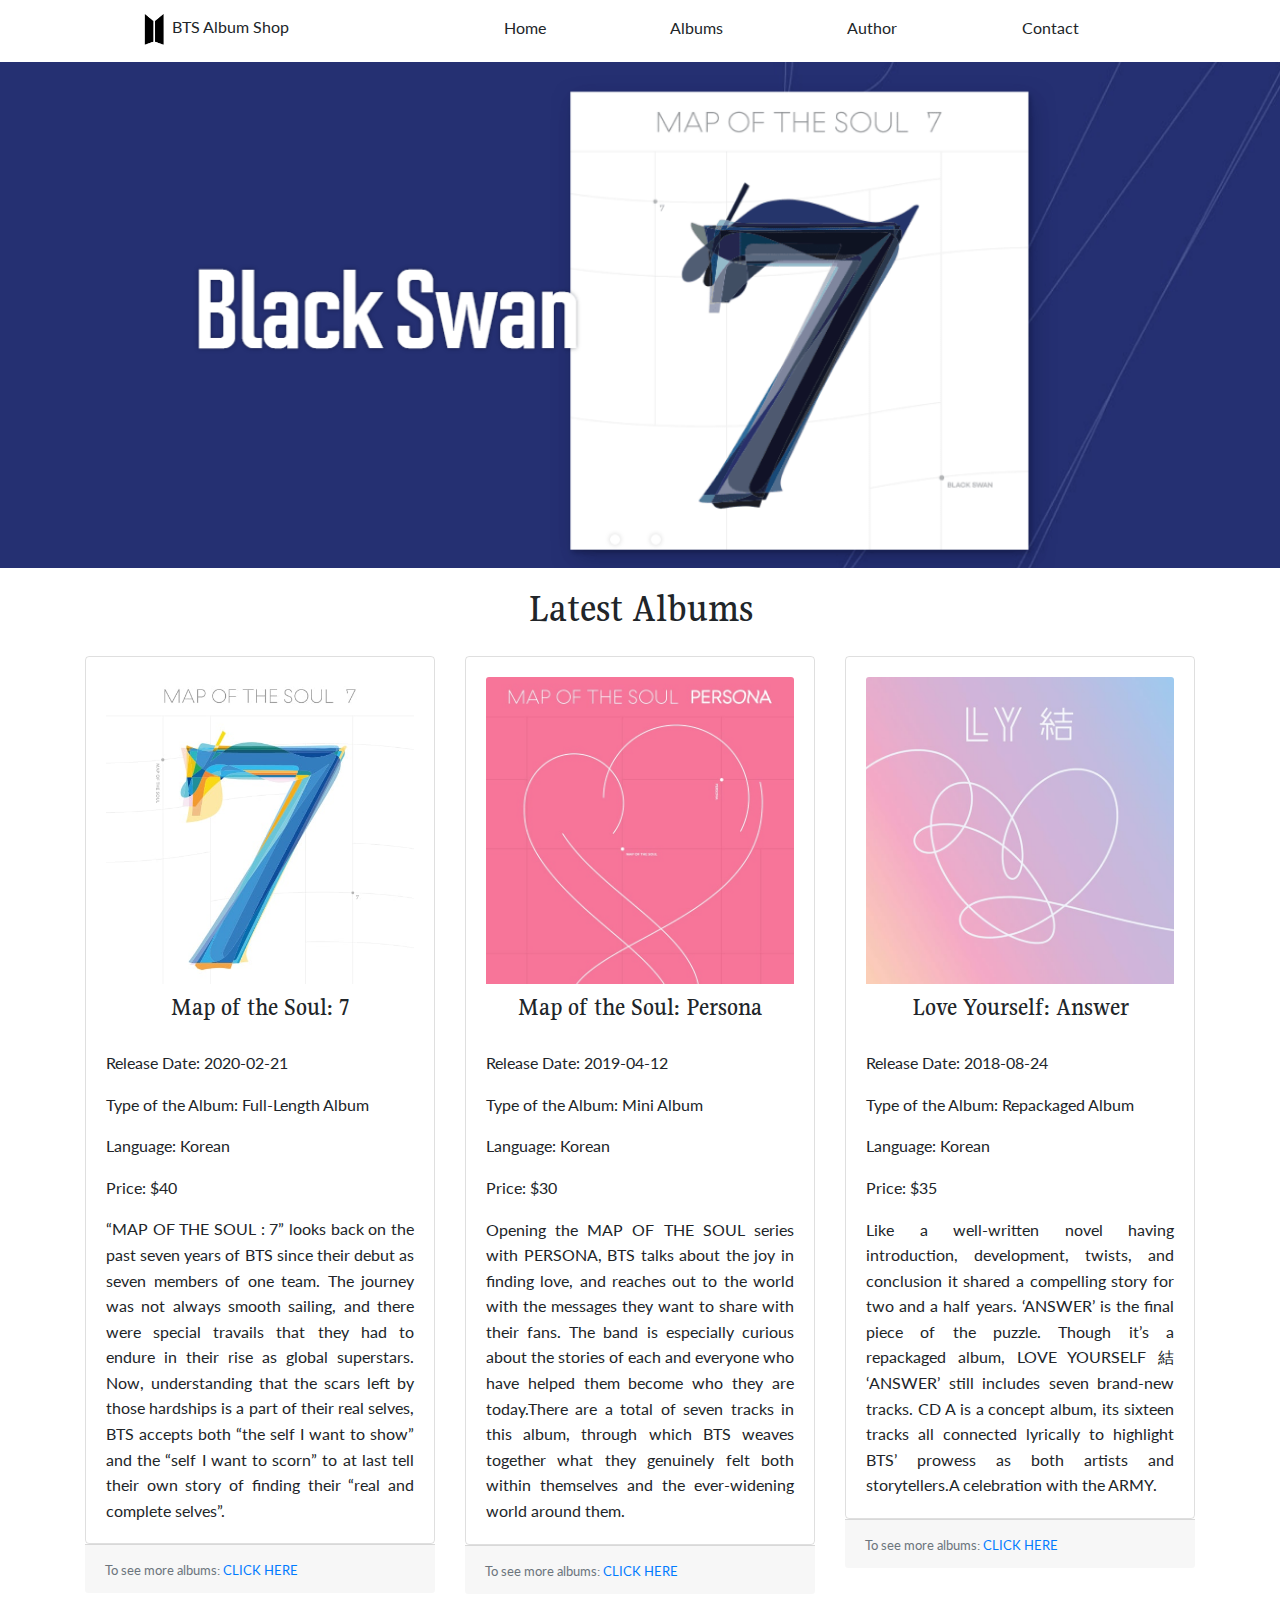
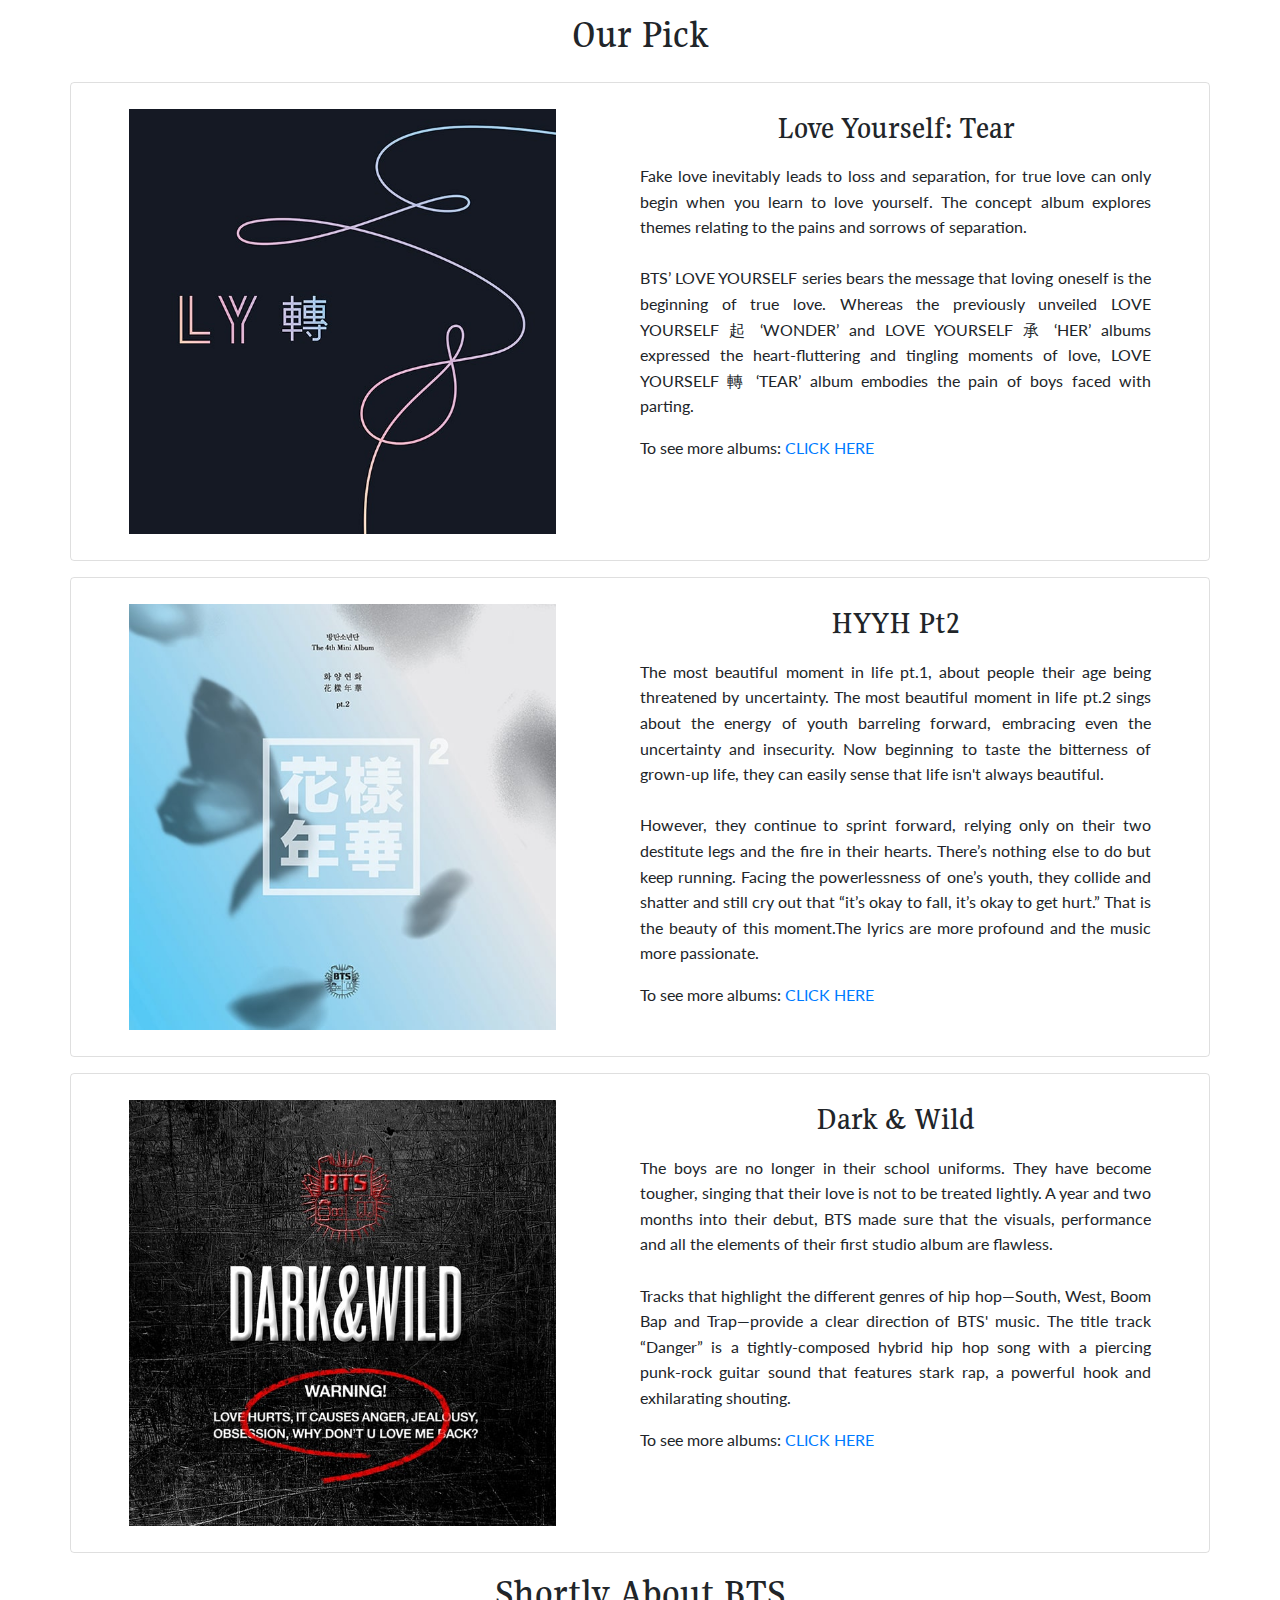
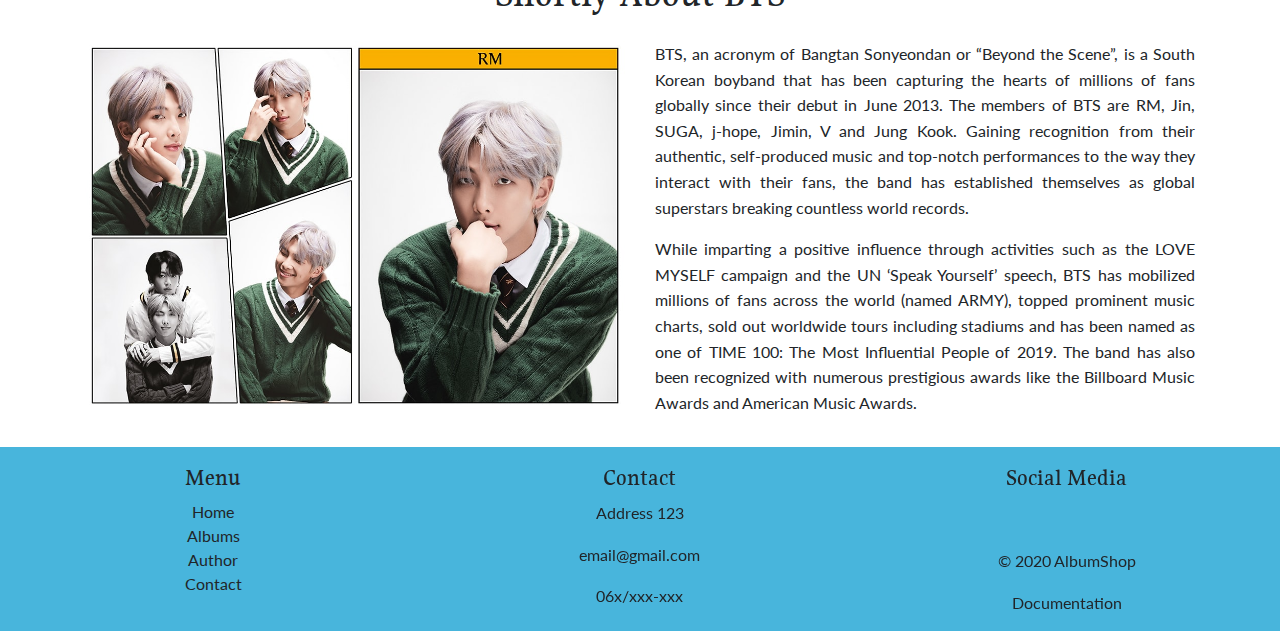
<file: index.html>
<!DOCTYPE html>
<html lang="en">
<head>
    <title>BTS Album Shop</title>
    <meta charset="UTF-8">
    <meta name="viewport" content="width=device-width, initial-scale=1.0">
    <meta name="keywords" content="BTS, Album, Shop, Music"/>
    <meta name="description" content="BTS, an acronym of Bangtan Sonyeondan or Beyond the Scene, is a South Korean boyband that has been capturing the hearts of millions of fans globally since their debut in June 2013. The members of BTS are RM, Jin, SUGA, j-hope, Jimin, V and Jung Kook. We are a shop that sells their albums. SShop with us."/>
    <meta name="author" content="Tijana Nestinac"/>
    <link rel="shortcut icon" href="assets/img/logo.ico"/>
    <link rel="stylesheet" href="https://use.fontawesome.com/releases/v5.8.1/css/all.css" integrity="sha384-50oBUHEmvpQ+1lW4y57PTFmhCaXp0ML5d60M1M7uH2+nqUivzIebhndOJK28anvf" crossorigin="anonymous"/>
    <link rel="stylesheet" type="text/css" href="assets/css/bootstrap.min.css"/>
    <link rel="stylesheet" type="text/css" href="assets/css/style.min.css"/>
</head>
<body>
    <div class="container-fluid">
        <div class="row pt-2">
            <div class="col-lg-4 pt-1" id="logo">
                <p><a href="index.html" class="text-body text-decoration-none"><img src="assets/img/logo.png" alt="Logo" class="img-fluid" id="LogoSlika"/>BTS Album Shop </a></p>
            </div>
            <div class="col-lg-8 pt-2">
                <nav>
                    <ul id="nav"></ul>
                </nav>
            </div>
        </div>
    </div>
    <div class="pocetna">
        <div id="slider">
            <img src="assets/img/mots7cover1.png" alt="Cover1" class="aktivna img-fluid"/>
            <img src="assets/img/mots7cover2.png" alt="Cover2" class="img-fluid"/>
        </div>
    </div>
    <div class="container-fluid">
        <div class="container">
            <div class="row">
                <div class="col-lg-12 header pt-3 ">
                    <h1 class="text-center">Latest Albums</h1>
                 </div>
            </div>
            <div class="row text-justify pt-3" id="latest">
                
            </div>
        </div>
    </div>
    <div class="container-fluid">
        <div class="container">
            <div class="row">
                <div class="col-lg-12 header pt-3">
                    <h1 class="text-center">Our Pick</h1>
                </div>
            </div>
            <div class="row" id="ourPick"></div>
        </div>
    </div>
    <div class="container-fluid pb-3">
        <div class="container">
            <div class="row">
                <div class="col-lg-12 header pt-3">
                    <h1 class="text-center">Shortly About BTS</h1>
                </div>
            </div>
            <div class="row pt-3">
                <div class="col-lg-6" id="photoSlider">
                    <img src="assets/img/bts.jpg" alt="BTS group photo" class="aktivna img-fluid"/>
                    <img src="assets/img/rm.jpg" alt="RM" class="img-fluid"/>
                    <img src="assets/img/jin.jpg" alt="Jin" class="img-fluid"/>
                    <img src="assets/img/suga.jpg" alt="Suga" class="img-fluid"/>
                    <img src="assets/img/jhope.jpg" alt="j-hope" class="img-fluid"/>
                    <img src="assets/img/jimin.jpg" alt="Jimin" class="img-fluid"/>
                    <img src="assets/img/v.jpg" alt="V" class="img-fluid"/>
                    <img src="assets/img/jk.jpg" alt="Jungkook" class="img-fluid"/>
                </div>
                <div class="col-lg-6 text-justify" id="aboutBTS">
                    <p>BTS, an acronym of Bangtan Sonyeondan or “Beyond the Scene”, is a South Korean boyband that has been capturing the hearts of millions of fans globally since their debut in June 2013. The members of BTS are RM, Jin, SUGA, j-hope, Jimin, V and Jung Kook. Gaining recognition from their authentic, self-produced music and top-notch performances to the way they interact with their fans, the band has established themselves as global superstars breaking countless world records. </p>
                    <p id="drugiPasus">While imparting a positive influence through activities such as the LOVE MYSELF campaign and the UN ‘Speak Yourself’ speech, BTS has mobilized millions of fans across the world (named ARMY), topped prominent music charts, sold out worldwide tours including stadiums and has been named as one of TIME 100: The Most Influential People of 2019. The band has also been recognized with numerous prestigious awards like the Billboard Music Awards and American Music Awards.</p>
                </div>
            </div>
        </div>
    </div>
    <div class="scrollToTop"><i class="fas fa-chevron-circle-up"></i></div>
    <footer class="page-footer">
        <div class="container-fluid text-center">
            <div class="row pt-3">
                <div class="col-lg-4">
                    <nav>
                        <h4>Menu</h4>
                        <ul id="menuInFooter"></ul>
                    </nav>
                </div>
                <div class="col-lg-4">
                    <h4>Contact</h4>
                    <p><i class="fas fa-map-marker-alt"></i> Address 123</p>
                    <p><i class="far fa-envelope-open"></i> email&#64;gmail.com</p>
                    <p><i class="fas fa-phone"></i> 06x/xxx-xxx</p>
                </div>
                <div class="col-lg-4">
                    <h4>Social Media</h4>
                    <ul id="social" class="pt-2">
                        <li><a href="https://www.facebook.com/bangtan.official/" class="text-body p-3" target="_blank"><i class='fab fa-facebook-f'></i></a></li>
                        <li><a href="https://twitter.com/bts_bighit" class="text-body p-3" target="_blank"><i class='fab fa-twitter'></i></a></li>
                        <li><a href="https://www.instagram.com/bts.bighitofficial" class="text-body p-3" target="_blank"><i class='fab fa-instagram'></i></a></li>
                        <li><a href="sitemap.xml" target="_blank" class="text-body p-3"><i class="fas fa-sitemap"></i></a></li>
                    </ul>
                    <p>&copy; 2020 AlbumShop</p>
                    <p><a href="dokumentacija.pdf" class="text-decoration-none text-body">Documentation</a></p>
                </div>
            </div>
        </div>
    </footer>
    <script src="assets/js/jquery-3.4.1.min.js"  type="text/javascript"></script>
    <script src="assets/js/main.min.js" type="text/javascript"></script>
</body>
</html>
</file>
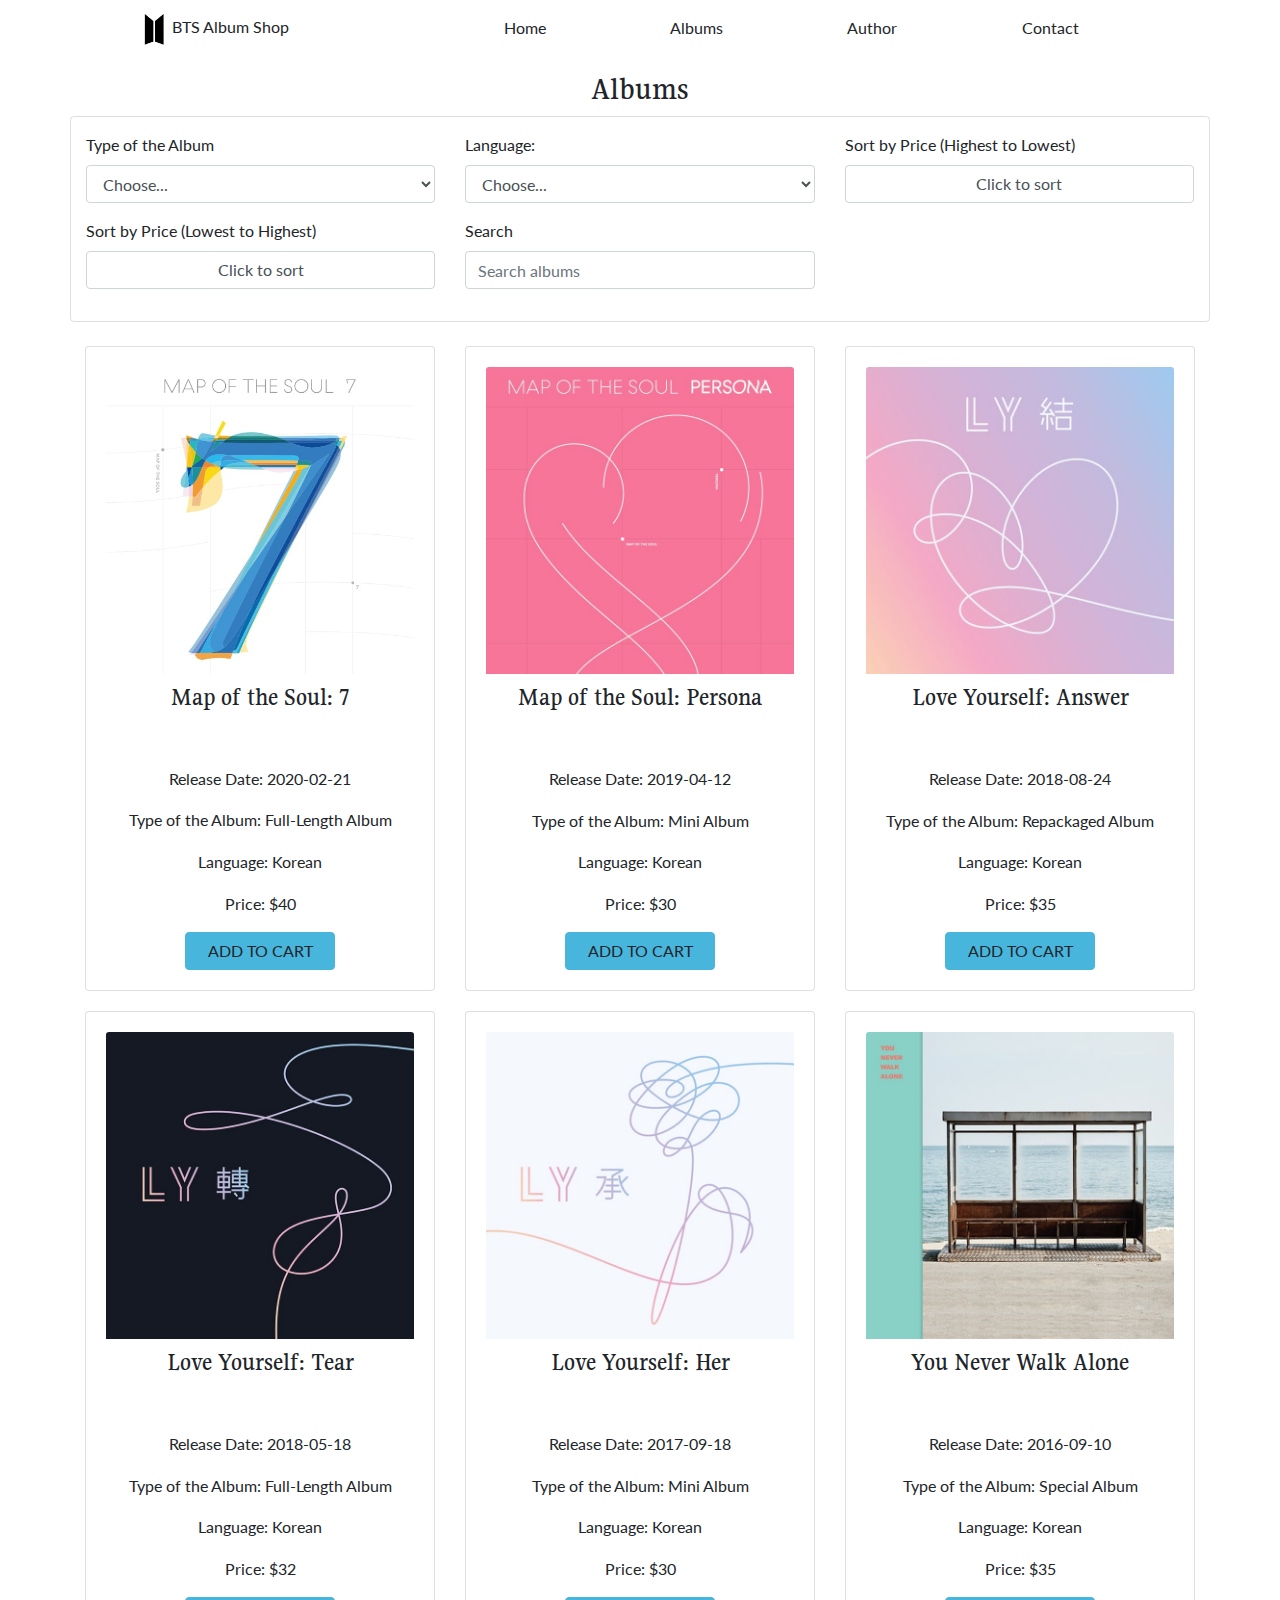
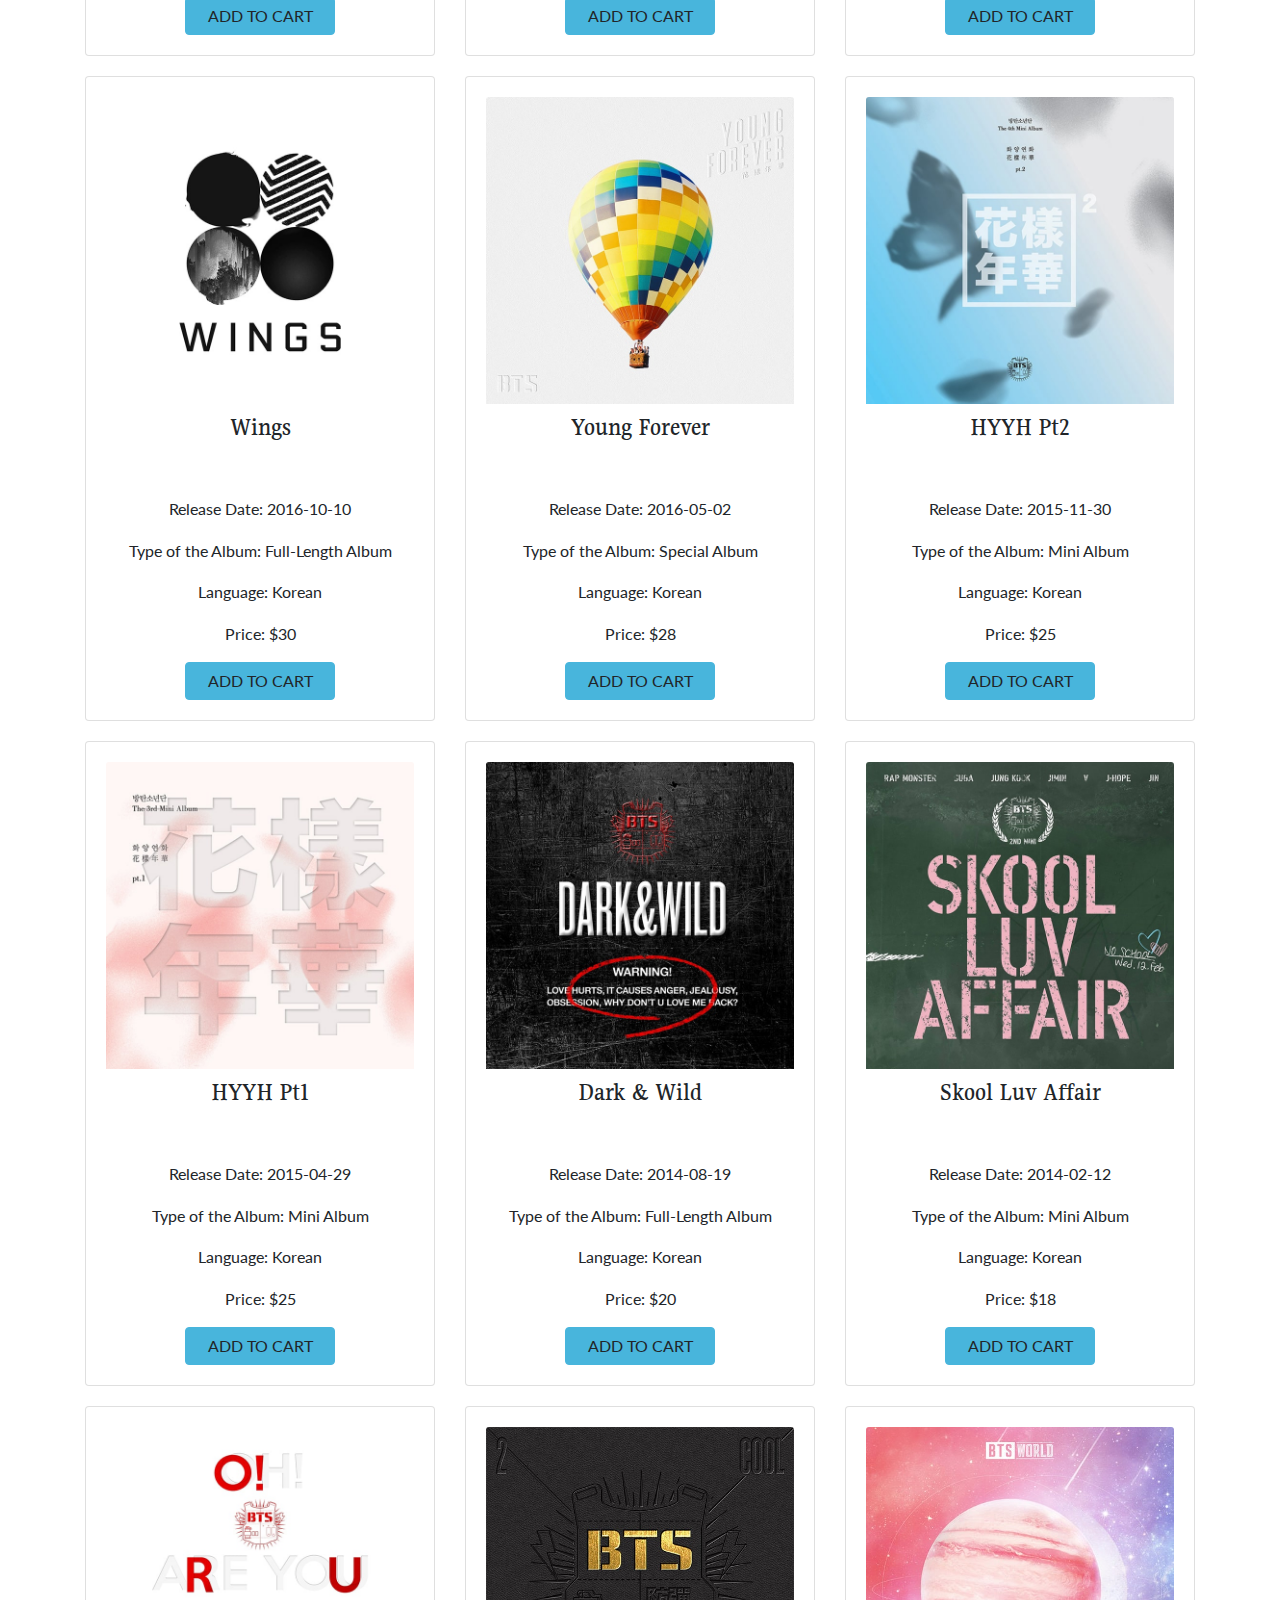
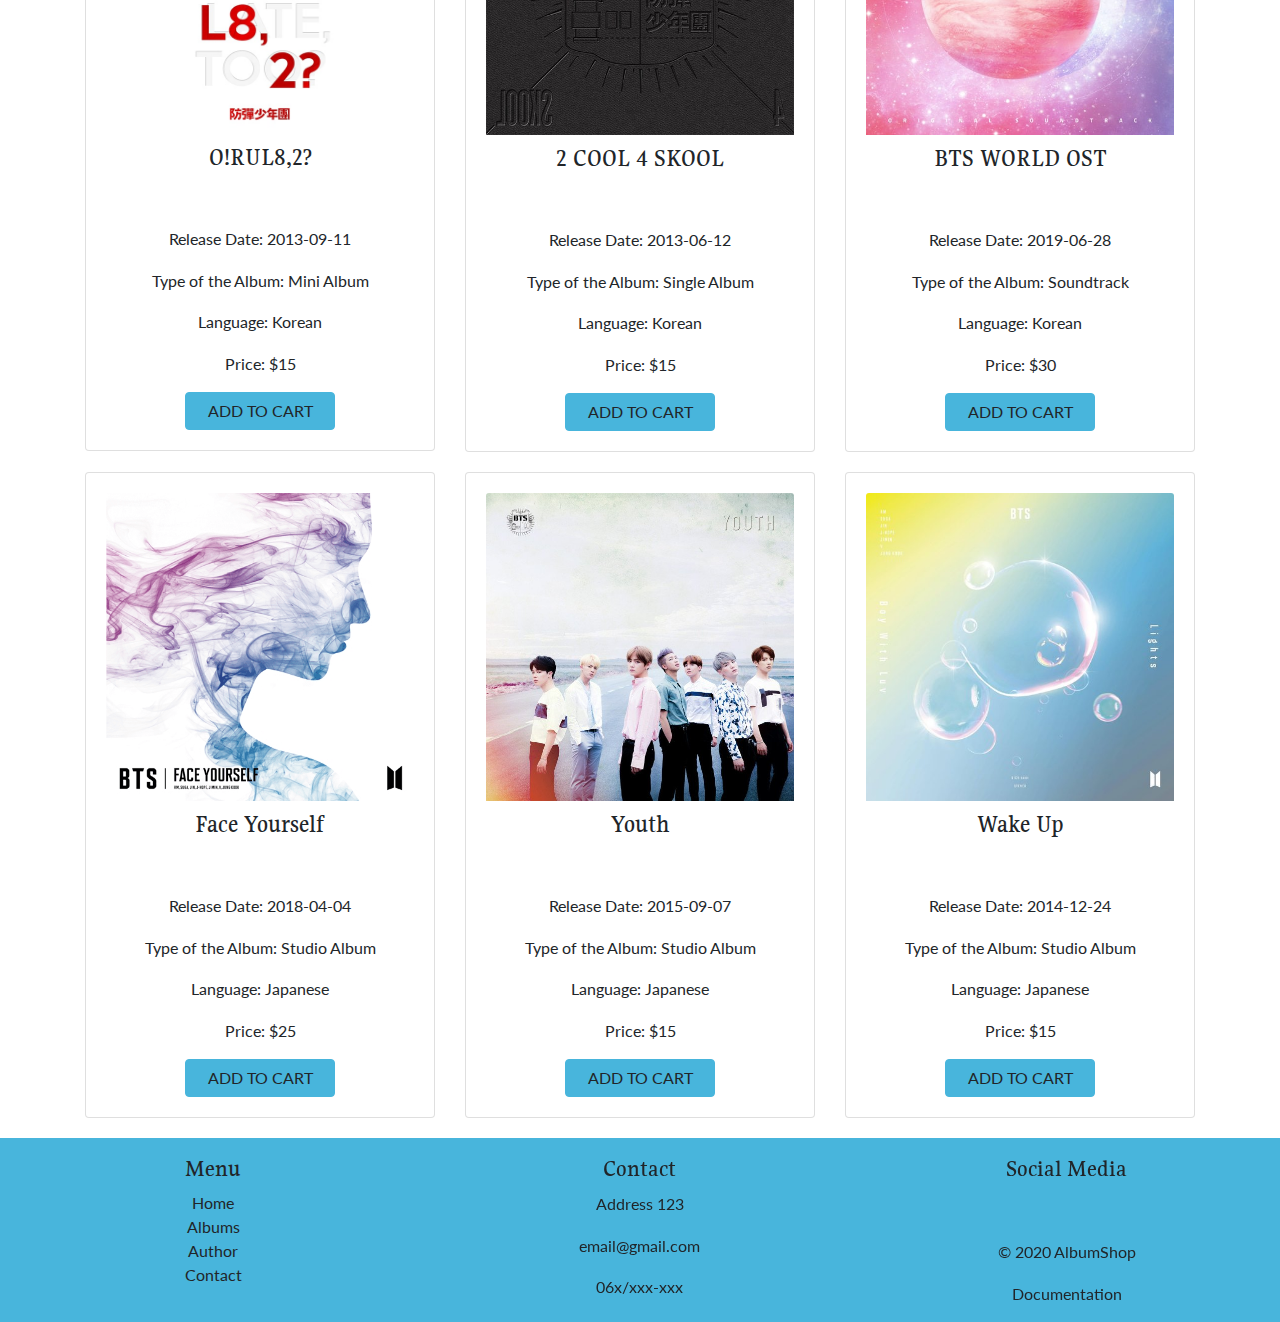
<file: albums.html>
<!DOCTYPE html>
<html lang="en">
<head>
    <title>BTS Album Shop</title>
    <meta charset="UTF-8">
    <meta name="viewport" content="width=device-width, initial-scale=1.0">
    <meta name="keywords" content="BTS, Album, Shop, Music"/>
    <meta name="description" content="BTS, an acronym of Bangtan Sonyeondan or Beyond the Scene, is a South Korean boyband that has been capturing the hearts of millions of fans globally since their debut in June 2013. The members of BTS are RM, Jin, SUGA, j-hope, Jimin, V and Jung Kook. We are a shop that sells their albums. SShop with us."/>
    <meta name="author" content="Tijana Nestinac"/>
    <link rel="shortcut icon" href="assets/img/logo.ico"/>
    <link rel="stylesheet" href="https://use.fontawesome.com/releases/v5.8.1/css/all.css" integrity="sha384-50oBUHEmvpQ+1lW4y57PTFmhCaXp0ML5d60M1M7uH2+nqUivzIebhndOJK28anvf" crossorigin="anonymous"/>
    <link rel="stylesheet" type="text/css" href="assets/css/bootstrap.min.css"/>
    <link rel="stylesheet" type="text/css" href="assets/css/style.min.css"/>
</head>
<body>
    <div class="container-fluid" id="header">
        <div class="row pt-2">
            <div class="col-lg-4 pt-1" id="logo">
                <p><a href="index.html" class="text-body text-decoration-none"><img src="assets/img/logo.png" alt="Logo" class="img-fluid" id="LogoSlika"/>BTS Album Shop </a></p>
            </div>
            <div class="col-lg-8 pt-2">
                <nav>
                    <ul id="nav"></ul>
                </nav>
            </div>
        </div>
    </div>
    <div class="container-fluid pb-4">
        <div class="container">
            <div class="row">
                <div class="col-lg-12 pt-2 text-center">
                    <h2>Albums</h2>
                </div>
            </div> 
            <div class="row pt-3 pb-3" id="filteri">
                        <div class="form-group col-lg-4 col-md-6 col-12">
                            <label for="ddListType">Type of the Album</label>
                            <select id="ddListType" class="form-control">
                              <option value="0">Choose...</option>
                            </select>
                        </div>
                        <div class="form-group col-lg-4 col-md-6 col-12">
                            <label for="ddListLang">Language:</label>
                            <select id="ddListLang" class="form-control">
                              <option value="0">Choose...</option>
                            </select>
                        </div>
                        <div class="form-group col-lg-4 col-md-6 col-12">
                            <label for="sortDesc">Sort by Price (Highest to Lowest)</label>
                            <input type="button" id="sortDesc" value="Click to sort" class="form-control"/> 
                        </div>
                        <div class="form-group col-lg-4 col-md-6 col-12">
                            <label for="sortAsc">Sort by Price (Lowest to Highest)</label>
                            <input type="button" id="sortAsc" value="Click to sort" class="form-control"/> 
                        </div>
                        <div class="form-group col-lg-4 col-md-6 col-12">
                            <label for="pretraga">Search</label>
                            <input type="text" placeholder="Search albums" class="form-control" id="pretraga"/>
                        </div>
            </div>
        </div>
    </div>
    <div class="container-fluid">
        <div class="container">
            <div class="row text-justify" id="allAlbums"></div>
        </div>
    </div>
    <div class="scrollToTop"><i class="fas fa-chevron-circle-up"></i></div>
    <footer class="page-footer">
        <div class="container-fluid text-center">
            <div class="row pt-3">
                <div class="col-lg-4">
                    <nav>
                        <h4>Menu</h4>
                        <ul id="menuInFooter"></ul>
                    </nav>
                </div>
                <div class="col-lg-4">
                    <h4>Contact</h4>
                    <p><i class="fas fa-map-marker-alt"></i> Address 123</p>
                    <p><i class="far fa-envelope-open"></i> email&#64;gmail.com</p>
                    <p><i class="fas fa-phone"></i> 06x/xxx-xxx</p>
                </div>
                <div class="col-lg-4">
                    <h4>Social Media</h4>
                    <ul id="social" class="pt-2">
                        <li><a href="https://www.facebook.com/bangtan.official/" class="text-body p-3" target="_blank"><i class='fab fa-facebook-f'></i></a></li>
                        <li><a href="https://twitter.com/bts_bighit" class="text-body p-3" target="_blank"><i class='fab fa-twitter'></i></a></li>
                        <li><a href="https://www.instagram.com/bts.bighitofficial" class="text-body p-3" target="_blank"><i class='fab fa-instagram'></i></a></li>
                        <li><a href="sitemap.xml" target="_blank" class="text-body p-3"><i class="fas fa-sitemap"></i></a></li>
                    </ul>
                    <p>&copy; 2020 AlbumShop</p>
                    <p><a href="dokumentacija.pdf" class="text-decoration-none text-body">Documentation</a></p>
                </div>
            </div>
        </div>
    </footer>
    <script src="assets/js/jquery-3.4.1.min.js"  type="text/javascript"></script>
    <script src="assets/js/main.min.js" type="text/javascript"></script>
</body>
</html>
</file>
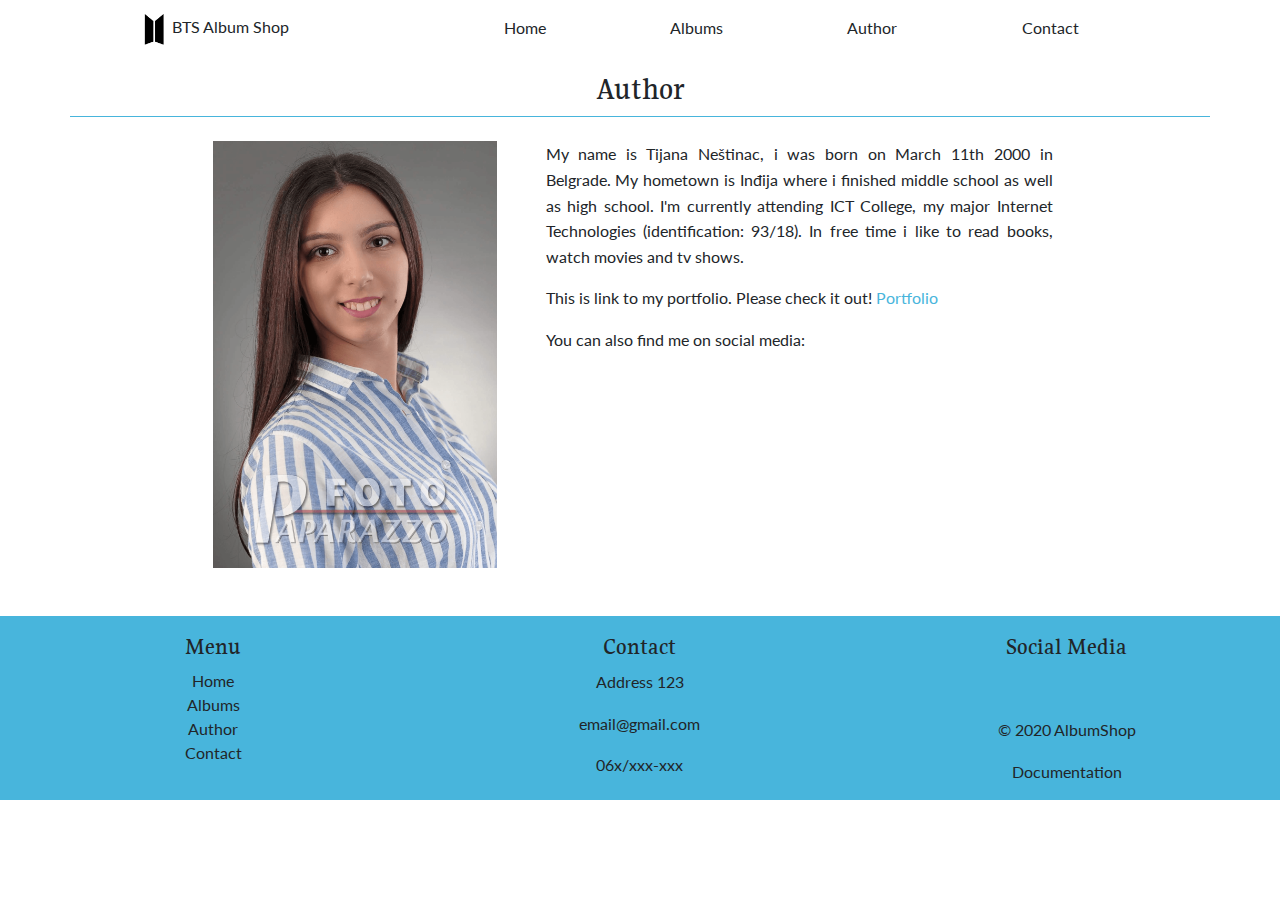
<file: author.html>
<!DOCTYPE html>
<html lang="en">
<head>
    <title>BTS Album Shop</title>
    <meta charset="UTF-8">
    <meta name="viewport" content="width=device-width, initial-scale=1.0">
    <meta name="keywords" content="BTS, Album, Shop, Music"/>
    <meta name="description" content="BTS, an acronym of Bangtan Sonyeondan or Beyond the Scene, is a South Korean boyband that has been capturing the hearts of millions of fans globally since their debut in June 2013. The members of BTS are RM, Jin, SUGA, j-hope, Jimin, V and Jung Kook. We are a shop that sells their albums. SShop with us."/>
    <meta name="author" content="Tijana Nestinac"/>
    <link rel="shortcut icon" href="assets/img/logo.ico"/>
    <link rel="stylesheet" href="https://use.fontawesome.com/releases/v5.8.1/css/all.css" integrity="sha384-50oBUHEmvpQ+1lW4y57PTFmhCaXp0ML5d60M1M7uH2+nqUivzIebhndOJK28anvf" crossorigin="anonymous"/>
    <link rel="stylesheet" type="text/css" href="assets/css/bootstrap.min.css"/>
    <link rel="stylesheet" type="text/css" href="assets/css/style.min.css"/>
</head>
<body>
    <div class="container-fluid" id="header">
        <div class="row pt-2">
            <div class="col-lg-4 pt-1" id="logo">
                <p><a href="index.html" class="text-body text-decoration-none"><img src="assets/img/logo.png" alt="Logo" class="img-fluid" id="LogoSlika"/>BTS Album Shop </a></p>
            </div>
            <div class="col-lg-8 pt-2">
                <nav>
                    <ul id="nav"></ul>
                </nav>
            </div>
        </div>
    </div>
    <div class="container-fluid">
        <div class="container">
            <div class="row pt-2" id="autor">
                <div class="col-12">
                    <h2 class="text-center">Author</h2>
                </div>
            </div>
            <div class="row pt-4" id="blokAutor">
                <div class="col-lg-3 col-12 pl-5 pb-5" id="autorSlika">
                    <img src="assets/img/autor.png" alt="Author" class="img-fluid"/>
                </div>
                <div class="col-lg-6 col-12 pl-5">
                    <p class="text-justify">My name is Tijana Neštinac, i was born on March 11th 2000 in Belgrade. My hometown is Inđija where i finished middle school as well as high school. I'm currently attending ICT College, my major Internet Technologies (identification: 93/18). In free time i like to read books, watch movies and tv shows. 
                    </p>
                    <p>This is link to my portfolio. Please check it out! <a href="https://tijananestinac.github.io/portfolio/" target="_blank">Portfolio</a></p>
                    <p>You can also find me on social media: <a href="https://www.facebook.com/tijana.nestinac" class="blue-text" target="_blank"><i class="fab fa-facebook-f"></i></a>
                    <a href="https://www.instagram.com/tijana.nestinac/?hl=sr" class="pink-text" target="_blank"><i class="fab fa-instagram"></i></a>
                    </p>
                </div>
            </div>
        </div>
    </div>
    <div class="scrollToTop"><i class="fas fa-chevron-circle-up"></i></div>
    <footer class="page-footer">
        <div class="container-fluid text-center">
            <div class="row pt-3">
                <div class="col-lg-4">
                    <nav>
                        <h4>Menu</h4>
                        <ul id="menuInFooter"></ul>
                    </nav>
                </div>
                <div class="col-lg-4">
                    <h4>Contact</h4>
                    <p><i class="fas fa-map-marker-alt"></i> Address 123</p>
                    <p><i class="far fa-envelope-open"></i> email&#64;gmail.com</p>
                    <p><i class="fas fa-phone"></i> 06x/xxx-xxx</p>
                </div>
                <div class="col-lg-4">
                    <h4>Social Media</h4>
                    <ul id="social" class="pt-2">
                        <li><a href="https://www.facebook.com/bangtan.official/" class="text-body p-3" target="_blank"><i class='fab fa-facebook-f'></i></a></li>
                        <li><a href="https://twitter.com/bts_bighit" class="text-body p-3" target="_blank"><i class='fab fa-twitter'></i></a></li>
                        <li><a href="https://www.instagram.com/bts.bighitofficial" class="text-body p-3" target="_blank"><i class='fab fa-instagram'></i></a></li>
                        <li><a href="sitemap.xml" target="_blank" class="text-body p-3"><i class="fas fa-sitemap"></i></a></li>
                    </ul>
                    <p>&copy; 2020 AlbumShop</p>
                    <p><a href="dokumentacija.pdf" class="text-decoration-none text-body">Documentation</a></p>
                </div>
            </div>
        </div>
    </footer>
    <script src="assets/js/jquery-3.4.1.min.js"  type="text/javascript"></script>
    <script src="assets/js/main.min.js" type="text/javascript"></script>
</body>
</html>
</file>
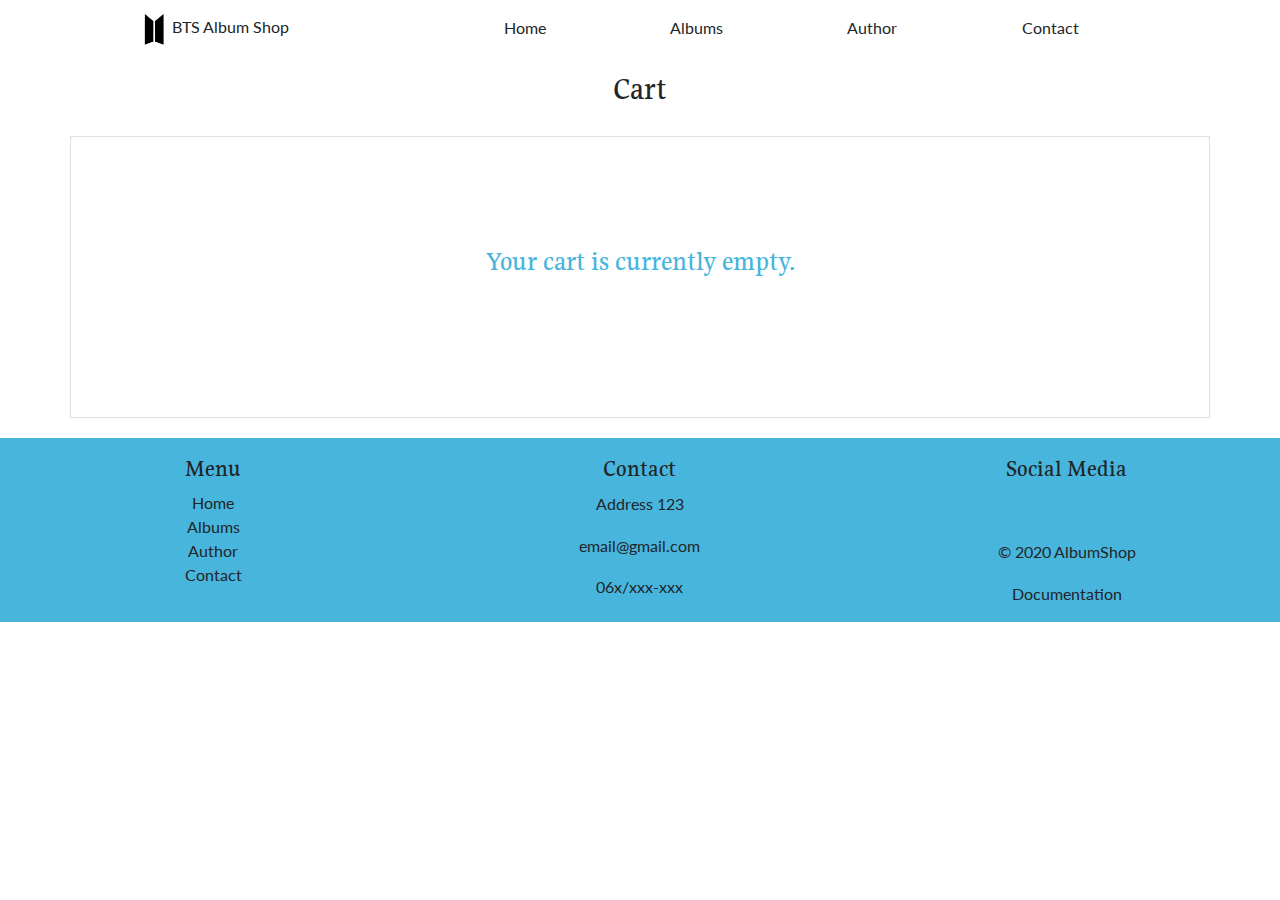
<file: cart.html>
<!DOCTYPE html>
<html lang="en">
<head>
    <title>BTS Album Shop</title>
    <meta charset="UTF-8">
    <meta name="viewport" content="width=device-width, initial-scale=1.0">
    <meta name="keywords" content="BTS, Album, Shop, Music"/>
    <meta name="description" content="BTS, an acronym of Bangtan Sonyeondan or Beyond the Scene, is a South Korean boyband that has been capturing the hearts of millions of fans globally since their debut in June 2013. The members of BTS are RM, Jin, SUGA, j-hope, Jimin, V and Jung Kook. We are a shop that sells their albums. SShop with us."/>
    <meta name="author" content="Tijana Nestinac"/>
    <link rel="shortcut icon" href="assets/img/logo.ico"/>
    <link rel="stylesheet" href="https://use.fontawesome.com/releases/v5.8.1/css/all.css" integrity="sha384-50oBUHEmvpQ+1lW4y57PTFmhCaXp0ML5d60M1M7uH2+nqUivzIebhndOJK28anvf" crossorigin="anonymous"/>
    <link rel="stylesheet" type="text/css" href="assets/css/bootstrap.min.css"/>
    <link rel="stylesheet" type="text/css" href="assets/css/style.min.css"/>
</head>
<body>
    <div class="container-fluid" id="header">
        <div class="row pt-2">
            <div class="col-lg-4 pt-1" id="logo">
                <p><a href="index.html" class="text-body text-decoration-none"><img src="assets/img/logo.png" alt="Logo" class="img-fluid" id="LogoSlika"/>BTS Album Shop </a></p>
            </div>
            <div class="col-lg-8 pt-2">
                <nav>
                    <ul id="nav"></ul>
                </nav>
            </div>
        </div>
    </div>
    <div class="container-fluid">
        <div class="container">
            <div class="row">
                <div class="col-lg-12 pt-2 text-center">
                    <h2>Cart</h2>
                </div>
            </div> 
        </div>
    </div>
    <div class="container-fluid">
        <div class="container">
            <div class="row" id="cart">
                
            </div>
        </div>
    </div>
    <div class="scrollToTop"><i class="fas fa-chevron-circle-up"></i></div>
    <footer class="page-footer">
        <div class="container-fluid text-center">
            <div class="row pt-3">
                <div class="col-lg-4">
                    <nav>
                        <h4>Menu</h4>
                        <ul id="menuInFooter"></ul>
                    </nav>
                </div>
                <div class="col-lg-4">
                    <h4>Contact</h4>
                    <p><i class="fas fa-map-marker-alt"></i> Address 123</p>
                    <p><i class="far fa-envelope-open"></i> email&#64;gmail.com</p>
                    <p><i class="fas fa-phone"></i> 06x/xxx-xxx</p>
                </div>
                <div class="col-lg-4">
                    <h4>Social Media</h4>
                    <ul id="social" class="pt-2">
                        <li><a href="https://www.facebook.com/bangtan.official/" class="text-body p-3" target="_blank"><i class='fab fa-facebook-f'></i></a></li>
                        <li><a href="https://twitter.com/bts_bighit" class="text-body p-3" target="_blank"><i class='fab fa-twitter'></i></a></li>
                        <li><a href="https://www.instagram.com/bts.bighitofficial" class="text-body p-3" target="_blank"><i class='fab fa-instagram'></i></a></li>
                        <li><a href="sitemap.xml" target="_blank" class="text-body p-3"><i class="fas fa-sitemap"></i></a></li>
                    </ul>
                    <p>&copy; 2020 AlbumShop</p>
                    <p><a href="dokumentacija.pdf" class="text-decoration-none text-body">Documentation</a></p>
                </div>
            </div>
        </div>
    </footer>
    <script src="assets/js/jquery-3.4.1.min.js"  type="text/javascript"></script>
    <script src="assets/js/main.min.js" type="text/javascript"></script>
</body>
</html>
</file>
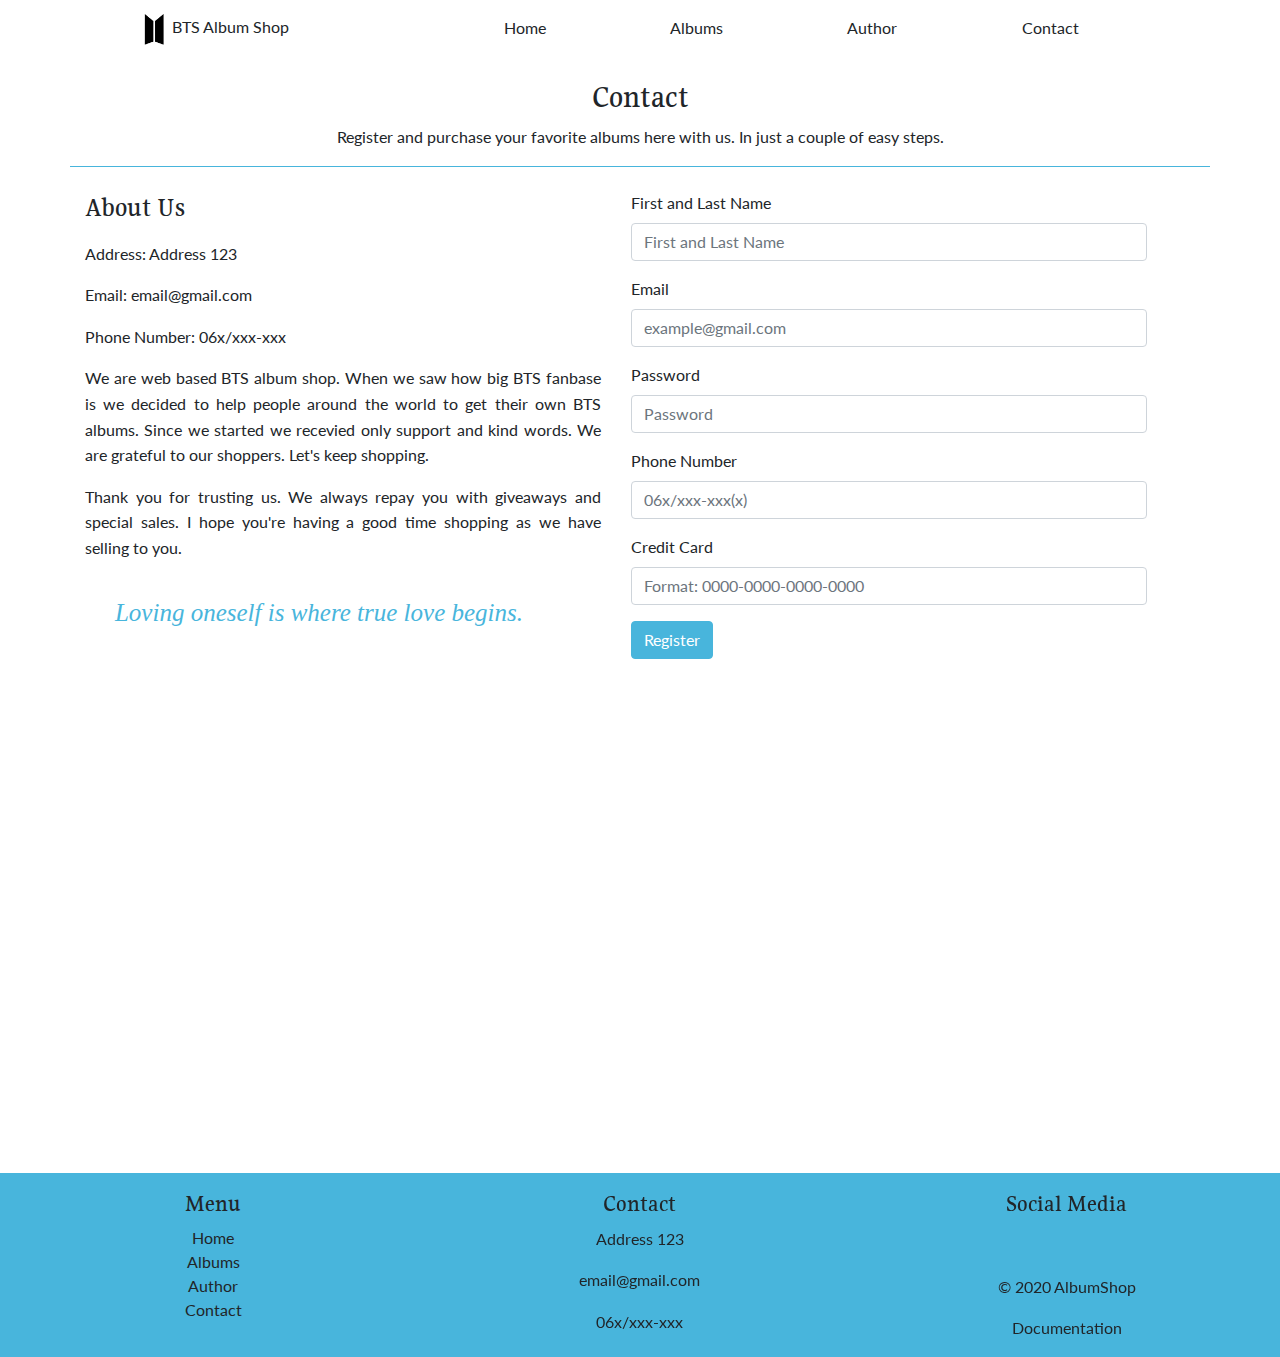
<file: contact.html>
<!DOCTYPE html>
<html lang="en">
<head>
    <title>BTS Album Shop</title>
    <meta charset="UTF-8">
    <meta name="viewport" content="width=device-width, initial-scale=1.0">
    <meta name="keywords" content="BTS, Album, Shop, Music"/>
    <meta name="description" content="BTS, an acronym of Bangtan Sonyeondan or Beyond the Scene, is a South Korean boyband that has been capturing the hearts of millions of fans globally since their debut in June 2013. The members of BTS are RM, Jin, SUGA, j-hope, Jimin, V and Jung Kook. We are a shop that sells their albums. SShop with us."/>
    <meta name="author" content="Tijana Nestinac"/>
    <link rel="shortcut icon" href="assets/img/logo.ico"/>
    <link rel="stylesheet" href="https://use.fontawesome.com/releases/v5.8.1/css/all.css" integrity="sha384-50oBUHEmvpQ+1lW4y57PTFmhCaXp0ML5d60M1M7uH2+nqUivzIebhndOJK28anvf" crossorigin="anonymous"/>
    <link rel="stylesheet" type="text/css" href="assets/css/bootstrap.min.css"/>
    <link rel="stylesheet" type="text/css" href="assets/css/style.min.css"/>
</head>
<body>
    <div class="container-fluid" id="header">
      <div class="row pt-2">
        <div class="col-lg-4 pt-1" id="logo">
            <p><a href="index.html" class="text-body text-decoration-none"><img src="assets/img/logo.png" alt="Logo" class="img-fluid" id="LogoSlika"/>BTS Album Shop </a></p>
        </div>
        <div class="col-lg-8 pt-2">
            <nav>
                <ul id="nav"></ul>
            </nav>
        </div>
    </div>
    </div>
    <div class="container-fluid pb-5 pt-2">
        <div class="container">
            <div class="row" id="contact">
                <div class="col-lg-12 pt-2 text-center">
                    <h2>Contact</h2>
                    <p>Register and purchase your favorite albums here with us. In just a couple of easy steps.</p>
                </div>
            </div>
            <div class="row pt-4 pb-3 pr-5">
                <div class="col-lg-6 col-md-12">
                    <h3 class="pb-2">About Us</h3>
                    <p><i class="fas fa-map-marker-alt boja"></i> Address: Address 123</p>
                    <p><i class="far fa-envelope-open boja"></i> Email: email&#64;gmail.com</p>
                    <p><i class="fas fa-phone boja"></i> Phone Number: 06x/xxx-xxx</p>
                    <p class="text-justify">We are web based BTS album shop. When we saw how big BTS fanbase is we decided to help people around the world to get their own BTS albums. Since we started we recevied only support and kind words. We are grateful to our shoppers. Let's keep shopping.</p>
                    <p class="text-justify">Thank you for trusting us. We always repay you with giveaways and special sales. I hope you're having a good time shopping as we have selling to you.</p>
                    <p class="text-center pt-3 pr-5" id="quote">Loving oneself is where true love begins.</p>
                </div>
                <div class="col-lg-6 col-md-12">
                    <form>
                          <div class="form-group">
                            <label for="name">First and Last Name</label>
                            <input type="text" class="form-control" id="name" placeholder="First and Last Name"/>
                            <p class="text-danger" id="name-error"></p>
                          </div>
                          <div class="form-group">
                            <label for="email">Email</label>
                            <input type="email" class="form-control" id="email" placeholder="example@gmail.com">
                            <p class="text-danger" id="email-error"></p>
                          </div>
                          <div class="form-group">
                            <label for="password">Password</label>
                            <input type="password" class="form-control" id="password" placeholder="Password">
                            <p class="text-danger" id="password-error"></p>
                          </div>
                        <div class="form-group">
                          <label for="phone">Phone Number</label>
                          <input type="text" class="form-control" id="phone" placeholder="06x/xxx-xxx(x)">
                          <p class="text-danger" id="phone-error"></p>
                        </div>
                        <div class="form-group">
                          <label for="card">Credit Card</label>
                          <input type="text" class="form-control" id="card" placeholder="Format: 0000-0000-0000-0000">
                          <p class="text-danger" id="card-error"></p>
                        </div>
                        <input type="button" class="btn btn-primary" id="button" value="Register"/>
                    </form>
                </div>
            </div>
        </div>
    </div>
    <div class="container-fluid">
      <div class="row">
        <div class="col-lg-12"></div>
            <iframe src="https://www.google.com/maps/embed?pb=!1m18!1m12!1m3!1d4744.437119768323!2d20.49782669450269!3d44.78195624642305!2m3!1f0!2f0!3f0!3m2!1i1024!2i768!4f13.1!3m3!1m2!1s0x475a709c84740bb3%3A0x3f4f010a48c26e3f!2z0JHRg9C70LXQstCw0YAg0LrRgNCw0ZnQsCDQkNC70LXQutGB0LDQvdC00YDQsCwg0JHQtdC-0LPRgNCw0LQ!5e0!3m2!1ssr!2srs!4v1581883067141!5m2!1ssr!2srs" width="100%" height="450px" frameborder="0" style="border:0;" allowfullscreen=""></iframe>
        </div>
    </div>
    <div class="scrollToTop"><i class="fas fa-chevron-circle-up"></i></div>
    <footer class="page-footer">
      <div class="container-fluid text-center">
          <div class="row pt-3">
              <div class="col-lg-4">
                  <nav>
                      <h4>Menu</h4>
                      <ul id="menuInFooter"></ul>
                  </nav>
              </div>
              <div class="col-lg-4">
                  <h4>Contact</h4>
                  <p><i class="fas fa-map-marker-alt"></i> Address 123</p>
                  <p><i class="far fa-envelope-open"></i> email&#64;gmail.com</p>
                  <p><i class="fas fa-phone"></i> 06x/xxx-xxx</p>
              </div>
              <div class="col-lg-4">
                  <h4>Social Media</h4>
                  <ul id="social" class="pt-2">
                      <li><a href="https://www.facebook.com/bangtan.official/" class="text-body p-3" target="_blank"><i class='fab fa-facebook-f'></i></a></li>
                      <li><a href="https://twitter.com/bts_bighit" class="text-body p-3" target="_blank"><i class='fab fa-twitter'></i></a></li>
                      <li><a href="https://www.instagram.com/bts.bighitofficial" class="text-body p-3" target="_blank"><i class='fab fa-instagram'></i></a></li>
                      <li><a href="sitemap.xml" target="_blank" class="text-body p-3"><i class="fas fa-sitemap"></i></a></li>
                  </ul>
                  <p>&copy; 2020 AlbumShop</p>
                  <p><a href="dokumentacija.pdf" class="text-decoration-none text-body">Documentation</a></p>
              </div>
          </div>
      </div>
    </footer>
    <script src="assets/js/jquery-3.4.1.min.js"  type="text/javascript"></script>
    <script src="assets/js/main.min.js" type="text/javascript"></script>
</body>
</html>
</file>
<file: assets/css/style.min.css>
@import url(https://fonts.googleapis.com/css?family=Gupter:700|Lato&display=swap);*{margin:0;padding:0;box-sizing:border-box}body{font-family:'Lato',sans-serif}h1,h2,h3,h4,h5{font-family:'Gupter',serif}p{line-height:1.6}#logo{display:flex;justify-content:center}#logo img{width:35px}#nav{display:flex;justify-content:space-around;flex-direction:row}#nav li,#menuInFooter li{list-style-type:none}footer{background-color:#48B5DC}#social{display:flex;justify-content:center;flex-direction:row}#social li{list-style-type:none}#pocetna{width:100%}#slider{width:100%;position:relative}#slider img{width:100%}#photoSlider img,#slider img{display:none}#photoSlider .aktivna,#slider .aktivna{display:block}#latest h2{font-size:25px}.najnoviji{border:1px solid rgba(0,0,0,.125);border-radius:.25rem}.nasIzbor{width:100%;display:flex;flex-direction:row;padding:10px;border:1px solid rgba(0,0,0,.125);border-radius:.25rem}.slika{width:50%}.slika img{width:85%}.tekst{width:50%}.album h2{font-size:25px}.album{padding-top:0px!important;padding-bottom:0px!important;margin-bottom:20px!important}.hearts{color:#48B5DC}.nemaProizvoda{min-height:282px;border:1px solid rgba(0,0,0,.125);margin:20px auto}.nemaProizvoda h3{padding-top:60px;color:#48B5DC}button{width:150px}#filteri{border:1px solid rgba(0,0,0,.125);border-radius:.25rem}#autor{border-bottom:1px solid #48B5DC}#blokAutor{display:flex;justify-content:center}#blokAutor a{color:#48B5DC}#autorSlika{padding-left:0%!important;padding-right:0%!important}#contact{border-bottom:1px solid #48B5DC}#quote{color:#48B5DC;font-family:-webkit-body;font-style:italic;font-size:25px}#logo i{color:#48B5DC}.boja{color:#48B5DC}#cart{display:flex;justify-content:space-around;flex-direction:row}#button,.dugme,.dugmeRemove{background-color:#48B5DC;border:1px solid #48B5DC}.scrollToTop{text-align:center;padding-top:5px;font-size:40px;width:65px;height:65px;position:fixed;right:25px;bottom:30px}@media screen and (max-width:900px){.nasIzbor{flex-direction:column;justify-content:center}.slika{width:100%;display:flex;justify-content:center}.tekst{width:100%;padding-right:0px!important}.slika img{width:65%;padding-left:0px!important}#aboutBTS{padding-top:10px}#drugiPasus{display:none}#autorSlika{padding-left:10%!important}}
</file>
